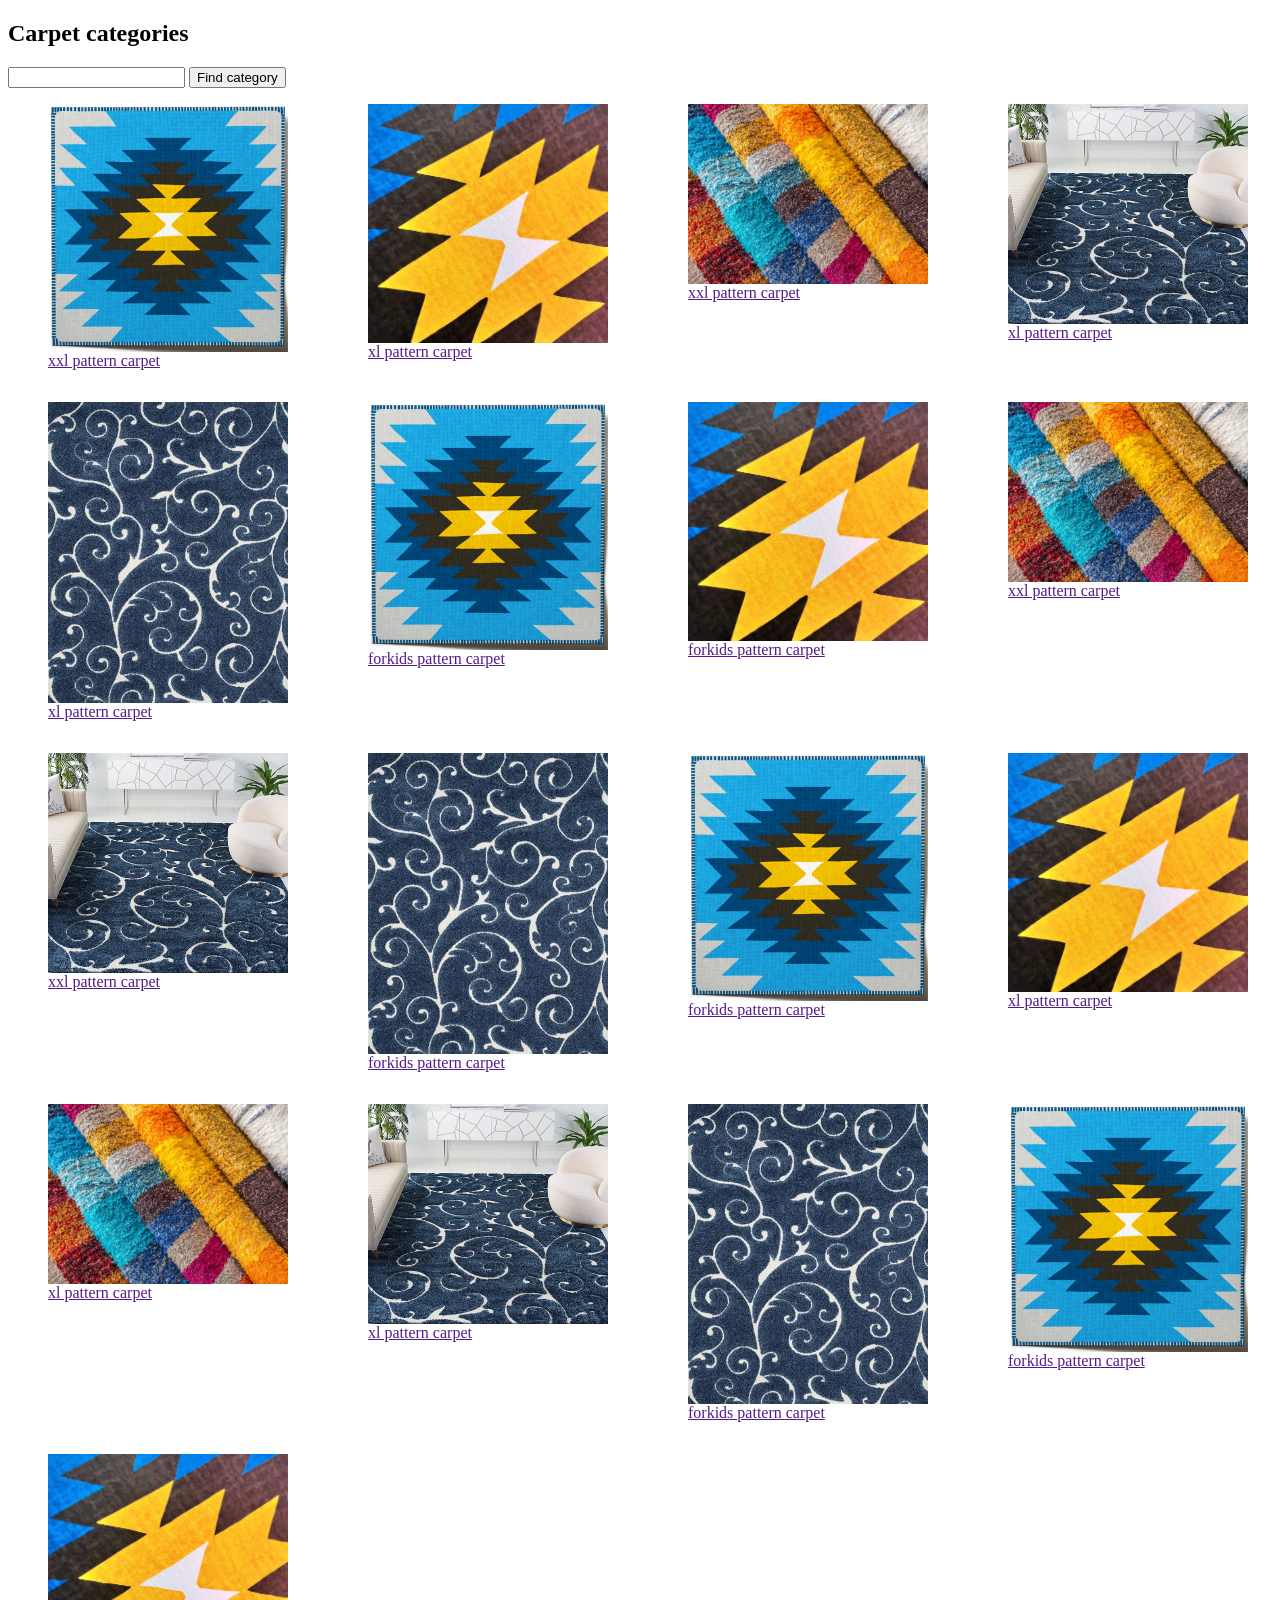
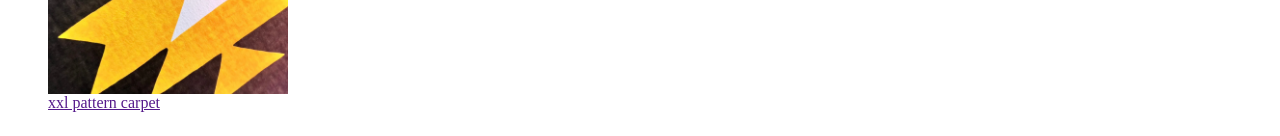
<file: index.html>
<!DOCTYPE html>
<html lang="en">
<head>
    <meta charset="UTF-8">
    <meta name="viewport" content="width=device-width, initial-scale=1.0">
    <title>MaryaCarpets</title>
    <link href="style.css"  rel="stylesheet" />
    <link rel="stylesheet" href="/components/product-search/product-search.css">
</head>
<body>
    
    <header></header>

    <main>
        <section aria-labelledby="carpet-categories" class="product-search">
          <h2 id="carpet-categories" class="section-title">Carpet categories</h2>
          <form>
            <label></label>
            <input />
            <button class="search-btn">Find category</button>
          </form>
          <div class="cards">
            <article class="card" data-category="xxl">
              <a href="" class="card__link">
                <figure>
                  <img src="/components/card-slider/content/img/rug-1.png" alt="Red pattern carpet" />
                  <figcaption>xxl pattern carpet</figcaption>
                </figure>
              </a>
            </article>
            <article class="card" data-category="xl">
              <a href="" class="card__link">
                <figure>
                  <img src="/components/card-slider/content/img/rug-2.png" alt="Red pattern carpet" />
                  <figcaption>xl pattern carpet</figcaption>
                </figure>
              </a>
            </article>
            <article class="card" data-category="xxl">
              <a href="" class="card__link">
                <figure>
                  <img src="/components/card-slider/content/img/rug-3.png" alt="Red pattern carpet" />
                  <figcaption>xxl pattern carpet</figcaption>
                </figure>
              </a>
            </article>
            <article class="card" data-category="xl">
              <a href="" class="card__link">
                <figure>
                  <img src="/components/card-slider/content/img/rug-4.png" alt="Red pattern carpet" />
                  <figcaption>xl pattern carpet</figcaption>
                </figure>
              </a>
            </article>
            <article class="card" data-category="xl">
              <a href="" class="card__link">
                <figure>
                  <img src="/components/card-slider/content/img/rug-5.png" alt="Red pattern carpet" />
                  <figcaption>xl pattern carpet</figcaption>
                </figure>
              </a>
            </article>
            <article class="card" data-category="forkids">
              <a href="" class="card__link">
                <figure>
                  <img src="/components/card-slider/content/img/rug-1.png" alt="Red pattern carpet" />
                  <figcaption>forkids pattern carpet</figcaption>
                </figure>
              </a>
            </article>
            <article class="card" data-category="forkids">
              <a href="" class="card__link">
                <figure>
                  <img src="/components/card-slider/content/img/rug-2.png" alt="Red pattern carpet" />
                  <figcaption>forkids pattern carpet</figcaption>
                </figure>
              </a>
            </article>
            <article class="card" data-category="xxl">
              <a href="" class="card__link">
                <figure>
                  <img src="/components/card-slider/content/img/rug-3.png" alt="Red pattern carpet" />
                  <figcaption>xxl pattern carpet</figcaption>
                </figure>
              </a>
            </article>
            <article class="card" data-category="xxl">
              <a href="" class="card__link">
                <figure>
                  <img src="/components/card-slider/content/img/rug-4.png" alt="Red pattern carpet" />
                  <figcaption>xxl pattern carpet</figcaption>
                </figure>
              </a>
            </article>
            <article class="card" data-category="forkids">
              <a href="" class="card__link">
                <figure>
                  <img src="/components/card-slider/content/img/rug-5.png" alt="Red pattern carpet" />
                  <figcaption>forkids pattern carpet</figcaption>
                </figure>
              </a>
            </article>
            <article class="card" data-category="forkids">
              <a href="" class="card__link">
                <figure>
                  <img src="/components/card-slider/content/img/rug-1.png" alt="Red pattern carpet" />
                  <figcaption>forkids pattern carpet</figcaption>
                </figure>
              </a>
            </article>
            <article class="card" data-category="xl">
              <a href="" class="card__link">
                <figure>
                  <img src="/components/card-slider/content/img/rug-2.png" alt="Red pattern carpet" />
                  <figcaption>xl pattern carpet</figcaption>
                </figure>
              </a>
            </article>
            <article class="card" data-category="xl">
              <a href="" class="card__link">
                <figure>
                  <img src="/components/card-slider/content/img/rug-3.png" alt="Red pattern carpet" />
                  <figcaption>xl pattern carpet</figcaption>
                </figure>
              </a>
            </article>
            <article class="card" data-category="xl">
              <a href="" class="card__link">
                <figure>
                  <img src="/components/card-slider/content/img/rug-4.png" alt="Red pattern carpet" />
                  <figcaption>xl pattern carpet</figcaption>
                </figure>
              </a>
            </article>
            <article class="card" data-category="forkids">
              <a href="" class="card__link">
                <figure>
                  <img src="/components/card-slider/content/img/rug-5.png" alt="Red pattern carpet" />
                  <figcaption>forkids pattern carpet</figcaption>
                </figure>
              </a>
            </article>
            <article class="card" data-category="forkids">
              <a href="" class="card__link">
                <figure>
                  <img src="/components/card-slider/content/img/rug-1.png" alt="Red pattern carpet" />
                  <figcaption>forkids pattern carpet</figcaption>
                </figure>
              </a>
            </article>
            <article class="card" data-category="xxl">
              <a href="" class="card__link">
                <figure>
                  <img src="/components/card-slider/content/img/rug-2.png" alt="Red pattern carpet" />
                  <figcaption>xxl pattern carpet</figcaption>
                </figure>
              </a>
            </article>
          </div>
        </section>
    </main>

    <footer></footer>

    <script src="script.js"> </script>
    <script src="/components/product-search/product-search.js"> </script>
</body>
</html>
</file>
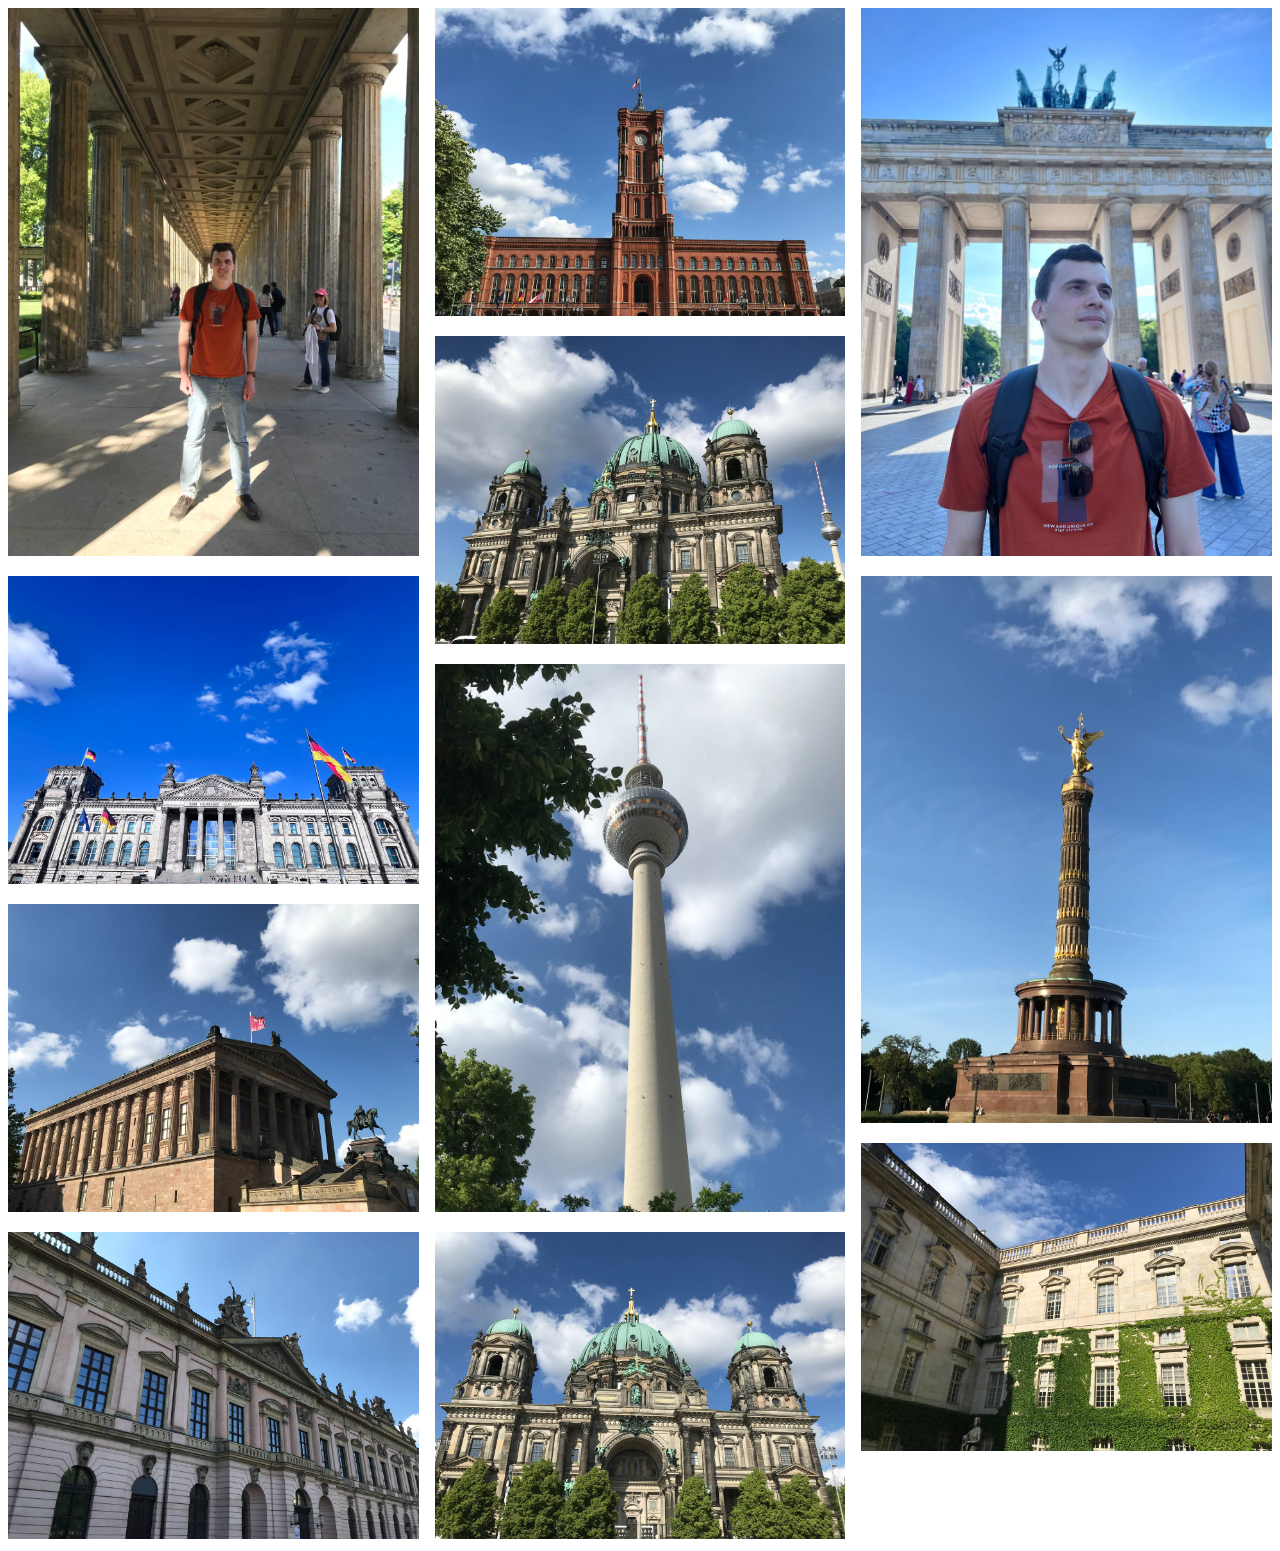
<file: components/massonry/index.html>
<!DOCTYPE html>
<html lang="en">
<head>
    <meta charset="UTF-8">
    <meta name="viewport" content="width=device-width, initial-scale=1.0">
    <title>MassonryGrid</title>
    <link rel="stylesheet" href="/components/massonry/massonry.css">
</head>
<body>
    
    <div class="massonry">
        <div class="massonry__img">
            <img src="../massonry/content/images/meColumns.jpeg" alt="">
        </div>
        <div class="massonry__img">
            <img src="../massonry/content/images/reichstag.jpeg" alt="">
        </div>
        <div class="massonry__img">
            <img src="../massonry/content/images/altegalerie.jpeg" alt="">
        </div>
        <div class="massonry__img">
            <img src="../massonry/content/images/Zeughaus.jpeg" alt="">
        </div>
        <div class="massonry__img">
            <img src="../massonry/content/images/Rathaus.jpeg" alt="">
        </div>
        <div class="massonry__img">
            <img src="../massonry/content/images/dom.jpeg" alt="">
        </div>
        <div class="massonry__img">
            <img src="../massonry/content/images/turm.jpeg" alt="">
        </div>
        <div class="massonry__img">
            <img src="../massonry/content/images/domFront.jpeg" alt="">
        </div>
        <div class="massonry__img">
            <img src="../massonry/content/images/meAlexanderplatz.jpeg" alt="">
        </div>
        <div class="massonry__img">
            <img src="../massonry/content/images/statue.jpeg" alt="">
        </div>
        <div class="massonry__img">
            <img src="../massonry/content/images/bibliotek.jpeg" alt="">
        </div>
    </div>

</body>
</html>
</file>
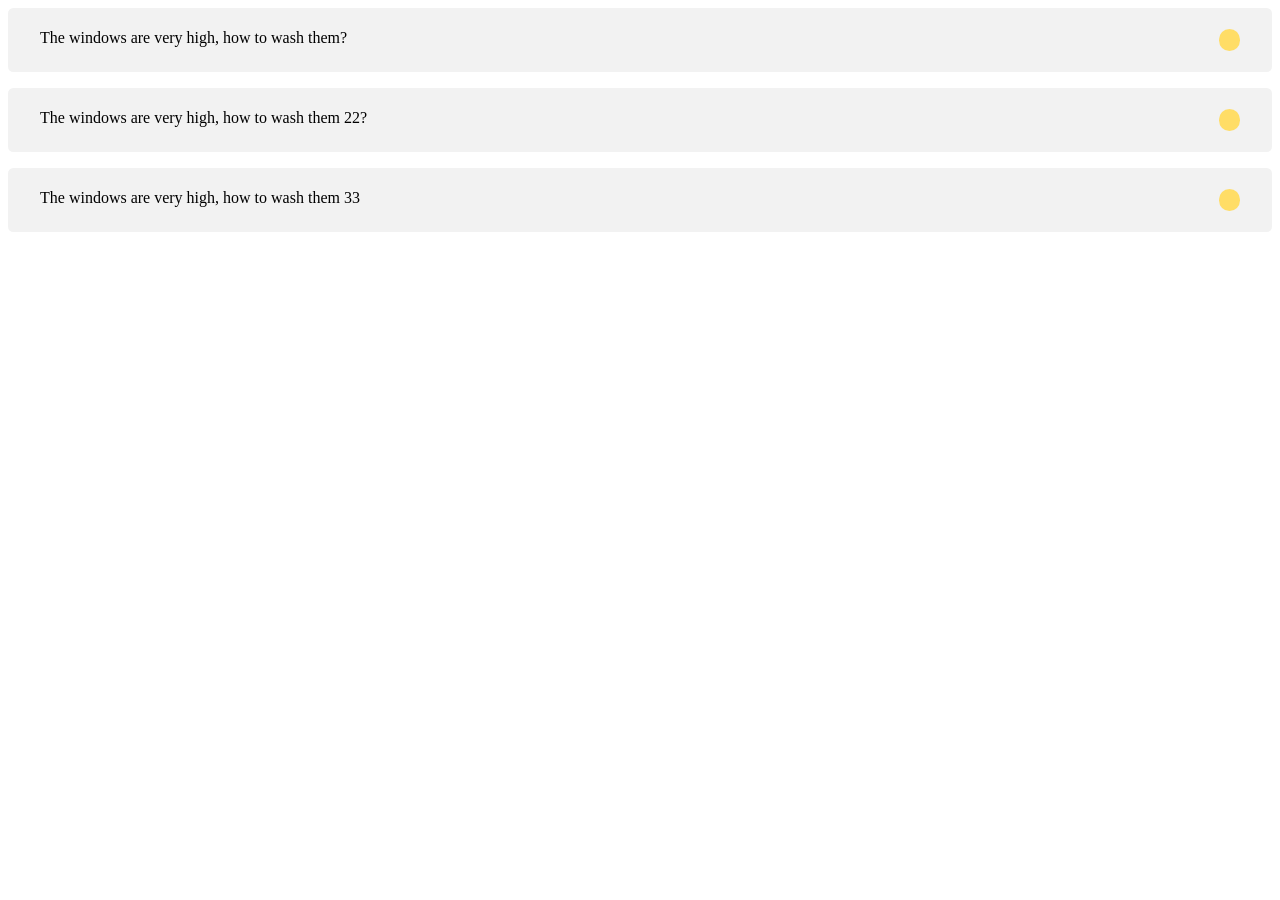
<file: components/accordion/accordion.html>
<!DOCTYPE html>
<html lang="en">
<head>
    <meta charset="UTF-8">
    <meta name="viewport" content="width=device-width, initial-scale=1.0">
    <title>Accordion</title>

    <link rel="stylesheet" href="accordion.css">

</head>
<body>
    
    <div class="drop-blocks__inner">
        <div class="drop-el"> 
        <div class="drop-el__title">
            <div class="h2">The windows are very high, how to wash them?</div>
            <div class="drop-el__icon">
            </div>
        </div>
        <div class="drop-el__inside">
            <div class="p1">
                There are two ways. The first is to order cleaning through the management company.
            Go to the application, in the "Services" section, select "window washing" and leave a request.
            Please note that this is a paid service, but its cost is usually lower than in
            average for the city. As soon as the management company collects the required number of requests, it will call industrial
            climbers who will wash all the windows in one day. The second way is to rent together with neighbors
            robot cleaner. You will only need to start the device without leaving your apartment and remove it
            after finishing work. It will wash four square meters of window in ten minutes.
            </div>
        </div>
        </div>
        <div class="drop-el">
        <div class="drop-el__title">
            <div class="h2">The windows are very high, how to wash them 22?</div>
            <div class="drop-el__icon">
            </div>
        </div>
        <div class="drop-el__inside">
            <div class="p1">
                There are two ways. The first is to order cleaning through the management company.
            Go to the application, in the "Services" section, select "window washing" and leave a request.
            Please note that this is a paid service, but its cost is usually lower than in
            average for the city. As soon as the management company collects the required number of requests, it will call industrial
            climbers who will wash all the windows in one day. The second way is to rent together with neighbors
            robot cleaner. You will only need to start the device without leaving your apartment and remove it
            after finishing work. It will wash four square meters of window in ten minutes.
            </div>
        </div>
        </div>
        <div class="drop-el" > 
        <div class="drop-el__title">
            <div class="h2">The windows are very high, how to wash them 33</div>
            <div class="drop-el__icon">
            </div>
        </div>
        <div class="drop-el__inside">
            <div class="p1">
                There are two ways. The first is to order cleaning through the management company.
            Go to the application, in the "Services" section, select "window washing" and leave a request.
            Please note that this is a paid service, but its cost is usually lower than in
            average for the city. As soon as the management company collects the required number of requests, it will call industrial
            climbers who will wash all the windows in one day. The second way is to rent together with neighbors
            robot cleaner. You will only need to start the device without leaving your apartment and remove it
            after finishing work. It will wash four square meters of window in ten minutes.
            </div>
        </div>
        </div>
    </div>

    <script src="accordion.js"></script>

</body>
</html>
</file>
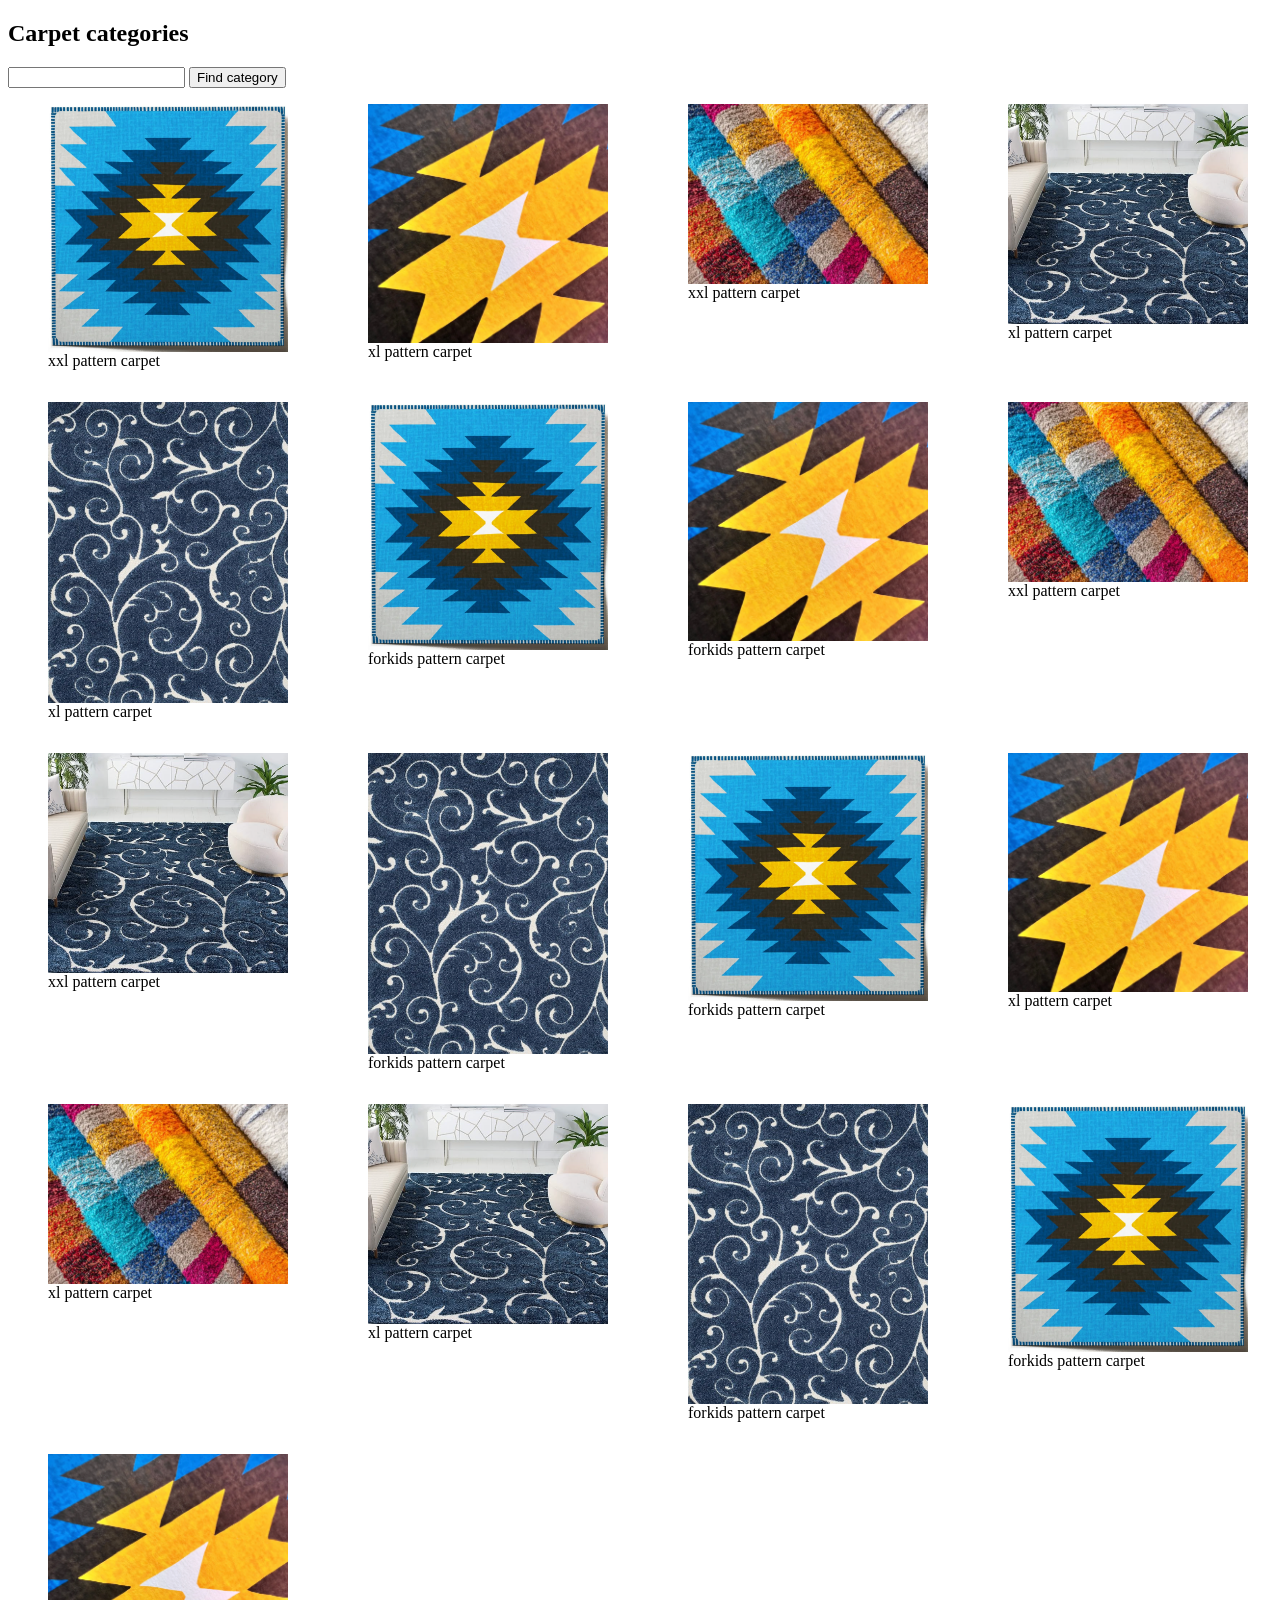
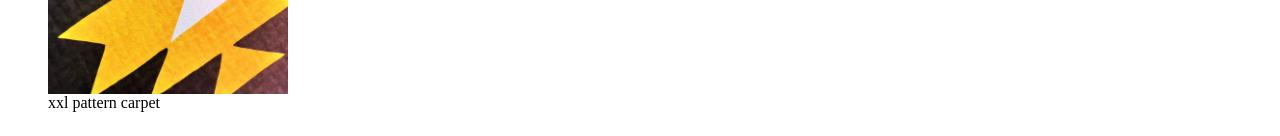
<file: components/eventDelegation/eventDelegation.html>
<!DOCTYPE html>
<html lang="en">
<head>
    <meta charset="UTF-8">
    <meta name="viewport" content="width=device-width, initial-scale=1.0">
    <title>Event Delegation</title>

    <link rel="stylesheet" href="eventDelegation.css">

</head>
<body>
    
    <main>
        <section aria-labelledby="carpet-categories" class="product-search">
          <h2 id="carpet-categories" class="section-title">Carpet categories</h2>
          <form>
            <label></label>
            <input />
            <button class="search-btn">Find category</button>
          </form>
          <div class="cards">
            <article class="card" data-category="xxl">
              <div href="" class="card__link">
                <figure>
                  <img src="/components/card-slider/content/img/rug-1.png" alt="Red pattern carpet" />
                  <figcaption>xxl pattern carpet</figcaption>
                </figure>
              </div>
            </article>
            <article class="card" data-category="xl">
              <div href="" class="card__link">
                <figure>
                  <img src="/components/card-slider/content/img/rug-2.png" alt="Red pattern carpet" />
                  <figcaption>xl pattern carpet</figcaption>
                </figure>
              </div>
            </article>
            <article class="card" data-category="xxl">
              <div href="" class="card__link">
                <figure>
                  <img src="/components/card-slider/content/img/rug-3.png" alt="Red pattern carpet" />
                  <figcaption>xxl pattern carpet</figcaption>
                </figure>
              </div>
            </article>
            <article class="card" data-category="xl">
              <div href="" class="card__link">
                <figure>
                  <img src="/components/card-slider/content/img/rug-4.png" alt="Red pattern carpet" />
                  <figcaption>xl pattern carpet</figcaption>
                </figure>
              </div>
            </article>
            <article class="card" data-category="xl">
              <div href="" class="card__link">
                <figure>
                  <img src="/components/card-slider/content/img/rug-5.png" alt="Red pattern carpet" />
                  <figcaption>xl pattern carpet</figcaption>
                </figure>
              </div>
            </article>
            <article class="card" data-category="forkids">
              <div href="" class="card__link">
                <figure>
                  <img src="/components/card-slider/content/img/rug-1.png" alt="Red pattern carpet" />
                  <figcaption>forkids pattern carpet</figcaption>
                </figure>
              </div>
            </article>
            <article class="card" data-category="forkids">
              <div href="" class="card__link">
                <figure>
                  <img src="/components/card-slider/content/img/rug-2.png" alt="Red pattern carpet" />
                  <figcaption>forkids pattern carpet</figcaption>
                </figure>
              </div>
            </article>
            <article class="card" data-category="xxl">
              <div href="" class="card__link">
                <figure>
                  <img src="/components/card-slider/content/img/rug-3.png" alt="Red pattern carpet" />
                  <figcaption>xxl pattern carpet</figcaption>
                </figure>
              </div>
            </article>
            <article class="card" data-category="xxl">
              <div href="" class="card__link">
                <figure>
                  <img src="/components/card-slider/content/img/rug-4.png" alt="Red pattern carpet" />
                  <figcaption>xxl pattern carpet</figcaption>
                </figure>
              </div>
            </article>
            <article class="card" data-category="forkids">
              <div href="" class="card__link">
                <figure>
                  <img src="/components/card-slider/content/img/rug-5.png" alt="Red pattern carpet" />
                  <figcaption>forkids pattern carpet</figcaption>
                </figure>
              </div>
            </article>
            <article class="card" data-category="forkids">
              <div href="" class="card__link">
                <figure>
                  <img src="/components/card-slider/content/img/rug-1.png" alt="Red pattern carpet" />
                  <figcaption>forkids pattern carpet</figcaption>
                </figure>
              </div>
            </article>
            <article class="card" data-category="xl">
              <div href="" class="card__link">
                <figure>
                  <img src="/components/card-slider/content/img/rug-2.png" alt="Red pattern carpet" />
                  <figcaption>xl pattern carpet</figcaption>
                </figure>
              </div>
            </article>
            <article class="card" data-category="xl">
              <div href="" class="card__link">
                <figure>
                  <img src="/components/card-slider/content/img/rug-3.png" alt="Red pattern carpet" />
                  <figcaption>xl pattern carpet</figcaption>
                </figure>
              </div>
            </article>
            <article class="card" data-category="xl">
              <div href="" class="card__link">
                <figure>
                  <img src="/components/card-slider/content/img/rug-4.png" alt="Red pattern carpet" />
                  <figcaption>xl pattern carpet</figcaption>
                </figure>
              </div>
            </article>
            <article class="card" data-category="forkids">
              <div href="" class="card__link">
                <figure>
                  <img src="/components/card-slider/content/img/rug-5.png" alt="Red pattern carpet" />
                  <figcaption>forkids pattern carpet</figcaption>
                </figure>
              </div>
            </article>
            <article class="card" data-category="forkids">
              <div href="" class="card__link">
                <figure>
                  <img src="/components/card-slider/content/img/rug-1.png" alt="Red pattern carpet" />
                  <figcaption>forkids pattern carpet</figcaption>
                </figure>
              </div>
            </article>
            <article class="card" data-category="xxl">
              <div href="" class="card__link">
                <figure>
                  <img src="/components/card-slider/content/img/rug-2.png" alt="Red pattern carpet" />
                  <figcaption>xxl pattern carpet</figcaption>
                </figure>
              </div>
            </article>
          </div>
        </section>
    </main>

    <script src="eventDelegation.js"></script>

</body>
</html>
</file>
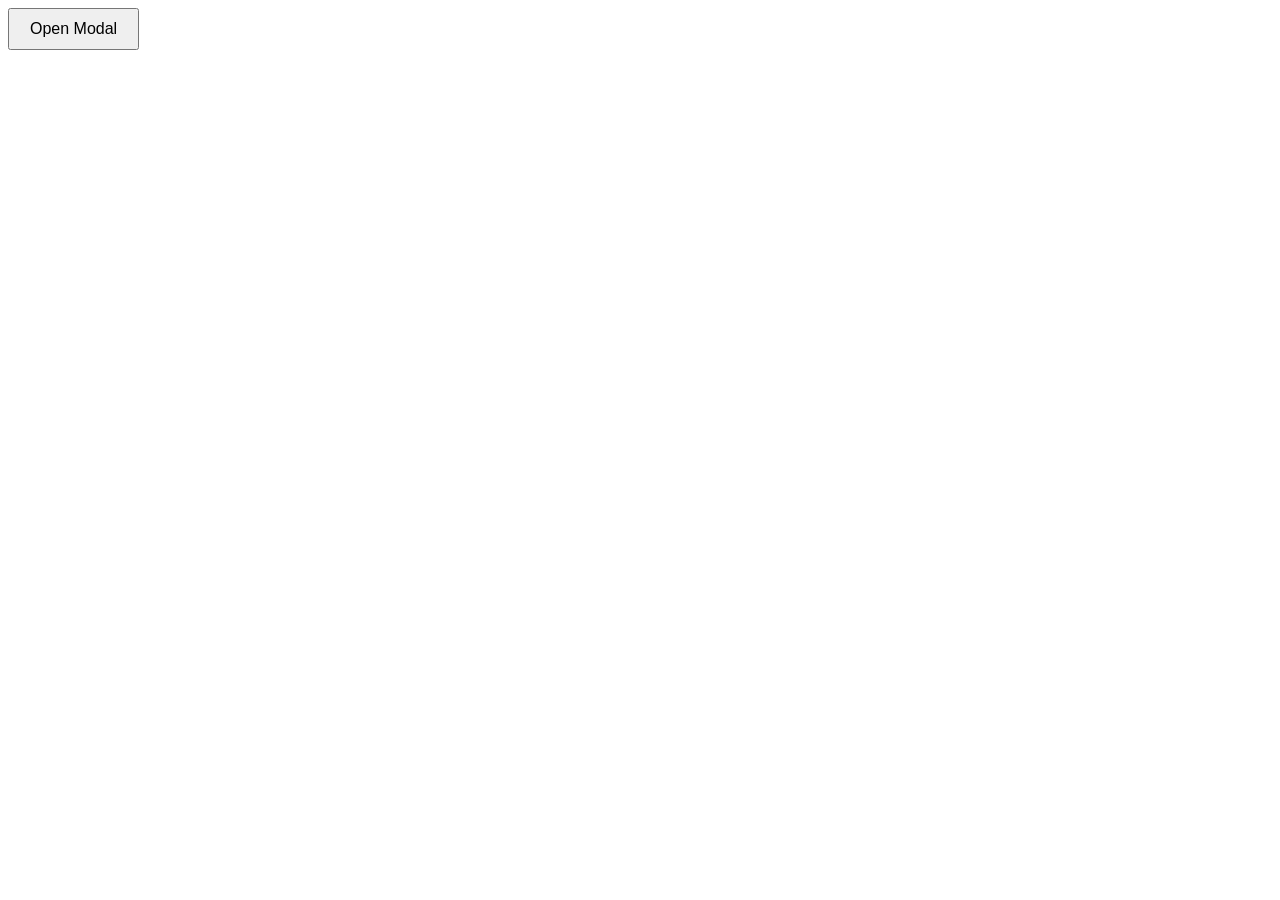
<file: components/modal/modal.html>
<!DOCTYPE html>
<html lang="en">
<head>
    <meta charset="UTF-8">
    <meta name="viewport" content="width=device-width, initial-scale=1.0">
    <title>Modal</title>
    <link rel="stylesheet" href="modal.css">
</head>
<body>
    
    <button class="modal-open-btn">Open Modal</button>

    <div class="modal" id="myModal">
        <div class="modal__overlay"></div>
        <div class="modal__content">
            <button class="modal__close" aria-label="Close">
                <svg width="24" height="24" viewBox="0 0 24 24" fill="none" xmlns="http://www.w3.org/2000/svg">
                    <path d="M18 6L6 18" stroke="currentColor" stroke-width="2" stroke-linecap="round"/>
                    <path d="M6 6L18 18" stroke="currentColor" stroke-width="2" stroke-linecap="round"/>
                </svg>
            </button>
            <h2>Modal Title</h2>
            <p>Any content here. Click outside or on the X to close.</p>
        </div>
    </div>

    <script src="modal.js"></script>

</body>
</html>
</file>
<file: style.css>
/*
 global styles
*/

.visibility-hidden {
    position: absolute;
    width: 1px;
    height: 1px;
    overflow: hidden;
    padding: 0;
    margin: -1px;
    clip: rect(0,0,0,0);
    border: 0;
}
</file>
<file: components/product-search/product-search.css>
.product-search .cards article {
    width: 20rem;
    height: auto;
}   

.product-search .cards {
    display: grid;
    grid-template-columns: repeat(4, 1fr);
}

.product-search .cards article img{
    width: 100%;
    height: auto;
    display: block;
    object-fit: cover ;
}
</file>
<file: components/massonry/massonry.css>
.massonry {
    width: 100%;
    height: 100%;
    columns: 350px;
    column-gap: 1rem;
}

.massonry__img{
    margin-bottom: 1rem;
}

.massonry__img img {
    width: 100%;
    height: 100%;
    object-fit: cover;
}
</file>
<file: components/accordion/accordion.css>
/*! .drop-blocks style block*/
.drop-blocks {
    margin-bottom: calc(48px + 24 * (100vw - 1280px)/ 640)
}

.drop-blocks .h1 {
    margin-bottom: calc(21.3333333333px + 10.6666666667 * (100vw - 1280px)/ 640)
}

.drop-blocks__inner {
    display: -webkit-box;
    display: -ms-flexbox;
    display: flex;
    -webkit-box-orient: vertical;
    -webkit-box-direction: normal;
    -ms-flex-direction: column;
    flex-direction: column;
    gap: calc(16px + 8 * (100vw - 1280px)/ 640)
}

.drop-el {
    position: relative;
    background-color: #f2f2f2;
    border-radius: calc(5.3333333333px + 2.6666666667 * (100vw - 1280px)/ 640);
    -webkit-transition: background-color .3s;
    transition: background-color .3s;
    cursor: pointer
}

.drop-el:hover {
    background-color: #fd6
}

.drop-el:hover .drop-el__icon {
    background-color: #fff
}

@media only screen and (max-width: 767px) {
    .item-different:nth-child(7) img {
        width:100%;
        height: 164px
    }

    .drop-blocks {
        margin-bottom: 48px
    }

    .drop-blocks .h1 {
        margin-bottom: 24px
    }

    .drop-blocks__inner {
        -webkit-box-pack: center;
        -ms-flex-pack: center;
        justify-content: center;
        gap: 16px
    }

    .drop-el {
        padding: 16px;
        border-radius: 8px
    }
}

.drop-el__title {
    display: -webkit-box;
    display: -ms-flexbox;
    display: flex;
    -webkit-box-pack: justify;
    padding: calc(21.3333333333px + 10.6666666667 * (100vw - 1280px)/ 640) calc(32px + 16 * (100vw - 1280px)/ 640);
    -ms-flex-pack: justify;
    justify-content: space-between;
}

.drop-el__icon {
    -ms-flex-negative: 0;
    flex-shrink: 0;
    display: -ms-grid;
    display: grid;
    -webkit-box-pack: center;
    -ms-flex-pack: center;
    justify-content: center;
    -webkit-box-align: center;
    -ms-flex-align: center;
    align-items: center;
    width: calc(21.3333333333px + 10.6666666667 * (100vw - 1280px)/ 640);
    height: calc(21.3333333333px + 10.6666666667 * (100vw - 1280px)/ 640);
    border-radius: 50%;
    background-color: #fd6;
    -webkit-transition: background-color .3s;
    transition: background-color .3s
}

.drop-el__icon svg {
    width: calc(17.3333333333px + 8.6666666667 * (100vw - 1280px)/ 640);
    height: calc(17.3333333333px + 8.6666666667 * (100vw - 1280px)/ 640);
    -webkit-transition: -webkit-transform .3s;
    transition: transform .3s;
    transition: transform .3s,-webkit-transform .3s
}

.drop-el__inside {
    overflow: hidden;
    pointer-events: none;
    max-height: 0;
    -webkit-transition: max-height .3s cubic-bezier(0,1,0,1),margin .3s;
    transition: max-height .3s cubic-bezier(0,1,0,1),margin .3s
}

.drop-el__inside.dropContent_active {
    margin-top: calc(10.6666666667px + 5.3333333333 * (100vw - 1280px)/ 640);
    max-height: 1000px;
    -webkit-transition: max-height .6s ease-in-out,margin .3s;
    transition: max-height .6s ease-in-out,margin .3s
}

@media only screen and (max-width: 767px) {
    .drop-el__icon {
        width:32px;
        height: 32px
    }

    .drop-el__icon svg {
        width: 26px;
        height: 26px
    }

    .drop-el__inside {
        margin-top: 16px
    }

    .drop-el__inside .p1 {
        padding-right: 64px
    }

    .drop-el__inside.dropContent_active {
        max-height: 1000px
    }

    .element-banner {
        display: none
    }
}

/*! .drop-blocks style block*/
</file>
<file: components/eventDelegation/eventDelegation.css>
.product-search .cards article {
    width: 20rem;
    height: auto;
}   

.product-search .cards {
    display: grid;
    grid-template-columns: repeat(4, 1fr);
}

.product-search .cards article img{
    width: 100%;
    height: auto;
    display: block;
    object-fit: cover ;
}

.card.card--active {
    background-color: aqua;
}
</file>
<file: components/modal/modal.css>
/* Кнопка для открытия (стили на твой вкус) */
.modal-open-btn {
    padding: 10px 20px;
    font-size: 16px;
    cursor: pointer;
}

/* Модальное окно — по умолчанию скрыто */
.modal {
    display: none;
    position: fixed;
    top: 0;
    left: 0;
    width: 100%;
    height: 100%;
    z-index: 1000;
}

.modal.modal--active {
    display: block;
}

/* Затемнённый фон (оверлей) */
.modal__overlay {
    position: absolute;
    top: 0;
    left: 0;
    width: 100%;
    height: 100%;
    background-color: rgba(0, 0, 0, 0.5);
}

/* Контент модалки — по центру, белый блок */
.modal__content {
    position: absolute;
    top: 50%;
    left: 50%;
    transform: translate(-50%, -50%);
    background-color: white;
    padding: 20px;
    border-radius: 8px;
    max-width: 500px;
    width: 90%;
    box-shadow: 0 4px 15px rgba(0, 0, 0, 0.2);
    z-index: 1001;
}

/* Крестик (кнопка закрытия) */
.modal__close {
    position: absolute;
    top: 10px;
    right: 10px;
    background: none;
    border: none;
    cursor: pointer;
    color: #666;
    transition: color 0.2s;
}

.modal__close:hover {
    color: #000;
}
</file>
